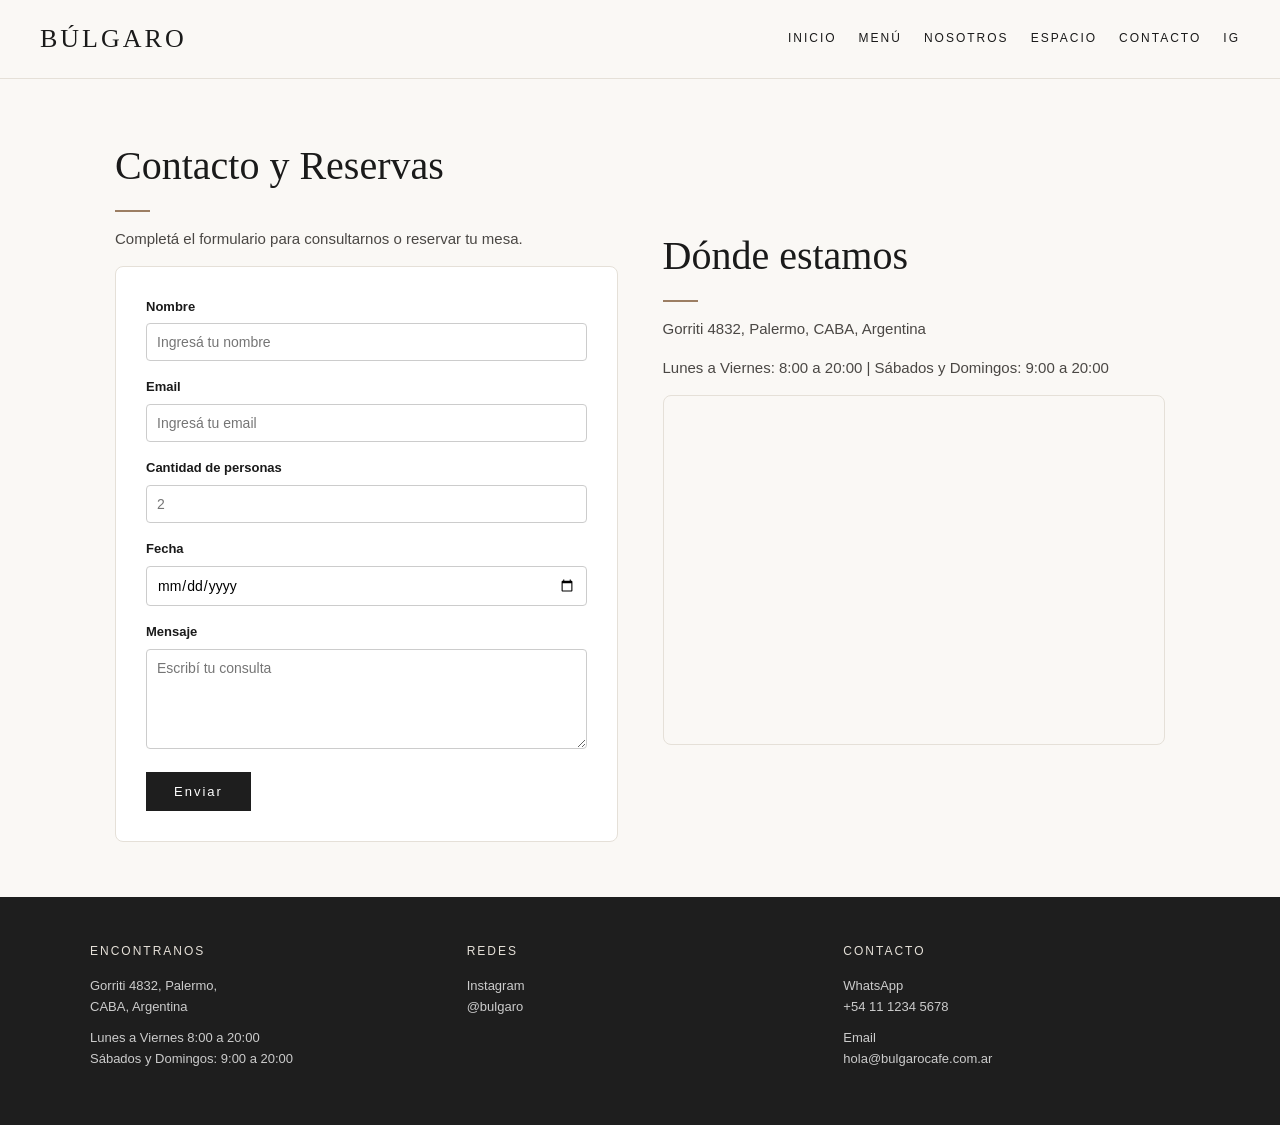
<file: contacto.html>
<!DOCTYPE html>
<html>
<head>
    <meta charset="UTF-8">
    <meta name="viewport" content="width=device-width, initial-scale=1.0">
    <title>BÚLGARO - Contacto</title>
    <link rel="stylesheet" href="estilos.css">
</head>
<body>

    <div class="barra-superior">
        <h1 class="logo"><a href="index.html">BÚLGARO</a></h1>
        <ul class="menu-navegacion">
            <li><a href="index.html">INICIO</a></li>
            <li><a href="menu.html">MENÚ</a></li>
            <li><a href="nosotros.html">NOSOTROS</a></li>
            <li><a href="espacio.html">ESPACIO</a></li>
            <li><a href="contacto.html">CONTACTO</a></li>
            <li><a href="https://www.instagram.com/bulgaro" target="_blank">IG</a></li>
        </ul>
    </div>

    <div class="contenedor">
        <div class="fila-dos-columnas">
            <div class="columna-mitad">
                <h2>Contacto y Reservas</h2>
                <div class="linea-corta"></div>
                <p>Completá el formulario para consultarnos o reservar tu mesa.</p>

                <form action="procesar.php" method="post" class="formulario-contacto">
                    <label for="nombre">Nombre</label>
                    <input type="text" id="nombre" name="nombre" placeholder="Ingresá tu nombre" required>

                    <label for="email">Email</label>
                    <input type="email" id="email" name="email" placeholder="Ingresá tu email" required>

                    <label for="personas">Cantidad de personas</label>
                    <input type="number" id="personas" name="personas" placeholder="2">

                    <label for="fecha">Fecha</label>
                    <input type="date" id="fecha" name="fecha">

                    <label for="mensaje">Mensaje</label>
                    <textarea id="mensaje" name="mensaje" placeholder="Escribí tu consulta"></textarea>

                    <button type="submit" class="boton-oscuro">Enviar</button>
                </form>
            </div>

            <div class="columna-mitad">
                <h2>Dónde estamos</h2>
                <div class="linea-corta"></div>
                <p>Gorriti 4832, Palermo, CABA, Argentina</p>
                <p>Lunes a Viernes: 8:00 a 20:00 | Sábados y Domingos: 9:00 a 20:00</p>

                <iframe 
                    src="https://www.openstreetmap.org/export/embed.html?bbox=-58.4345%2C-34.5915%2C-58.4245%2C-34.5855&layer=mapnik&marker=-34.5885%2C-58.4295" 
                    width="560" 
                    height="350">
                </iframe>
            </div>
        </div>
    </div>

    <div class="pie-pagina">
        <div class="pie-columnas">
            <div class="pie-columna">
                <h3>ENCONTRANOS</h3>
                <p>Gorriti 4832, Palermo,<br>CABA, Argentina</p>
                <p>Lunes a Viernes 8:00 a 20:00<br>Sábados y Domingos: 9:00 a 20:00</p>
            </div>

            <div class="pie-columna">
                <h3>REDES</h3>
                <p><a href="https://www.instagram.com/bulgaro" target="_blank">Instagram<br>@bulgaro</a></p>
            </div>

            <div class="pie-columna">
                <h3>CONTACTO</h3>
                <p>WhatsApp<br>+54 11 1234 5678</p>
                <p>Email<br>hola@bulgarocafe.com.ar</p>
            </div>
        </div>
    </div>

</body>
</html>
</file>
<file: estilos.css>
/* Estilos generales */
* {
    box-sizing: border-box;
    margin: 0;
    padding: 0;
}

body {
    background-color: #FAF8F5;
    color: #1A1A1A;
    font-family: Arial, Helvetica, sans-serif;
    line-height: 1.6;
}

h1, h2, h3 {
    font-family: Georgia, "Times New Roman", serif;
    font-weight: normal;
}

a {
    text-decoration: none;
    color: inherit;
}

img {
    max-width: 100%;
    display: block;
}

/* Barra superior y menú */
.barra-superior {
    background-color: #FAF8F5;
    border-bottom: 1px solid #E5E0D8;
    padding: 18px 40px;
    display: flex;
    justify-content: space-between;
    align-items: center;
}

.logo {
    font-size: 26px;
    letter-spacing: 3px;
}

.menu-navegacion {
    list-style: none;
    display: flex;
    gap: 22px;
    font-size: 12px;
    letter-spacing: 2px;
}

.menu-navegacion a:hover {
    text-decoration: underline;
}

/* Portada principal (Hero) */
.portada {
    position: relative;
    background-color: #1E1E1E;
    text-align: center;
    color: #FFFFFF;
}

.portada img,
.portada video {
    width: 100%;
    height: 430px;
    object-fit: cover;
    opacity: 0.55;
    display: block;
}

.portada-texto {
    position: absolute;
    top: 50%;
    left: 50%;
    transform: translate(-50%, -50%);
    width: 90%;
}

.portada-texto h2 {
    font-size: 52px;
    letter-spacing: 5px;
    margin-bottom: 8px;
}

.portada-texto p {
    font-family: Georgia, serif;
    font-size: 20px;
    margin-bottom: 22px;
}

.boton-borde {
    display: inline-block;
    border: 1px solid #FFFFFF;
    padding: 10px 26px;
    font-size: 12px;
    letter-spacing: 2px;
    color: #FFFFFF;
}

.boton-borde:hover {
    background-color: #FFFFFF;
    color: #1A1A1A;
}

/* Contenedor general de secciones */
.contenedor {
    max-width: 1100px;
    margin: 0 auto;
    padding: 55px 25px;
}

/* Sección Menú */
.seccion-menu {
    display: flex;
    gap: 40px;
    align-items: flex-start;
}

.menu-intro {
    width: 25%;
}

.menu-intro h2 {
    font-size: 36px;
    margin-bottom: 12px;
}

.linea-corta {
    width: 35px;
    height: 2px;
    background-color: #9C7E63;
    margin-bottom: 15px;
}

.menu-intro p {
    font-size: 14px;
    color: #5A5753;
}

.menu-contenido {
    width: 75%;
}

.categorias-menu {
    list-style: none;
    display: flex;
    justify-content: center;
    gap: 25px;
    font-size: 12px;
    letter-spacing: 2px;
    margin-bottom: 25px;
}

.categorias-menu a:hover {
    border-bottom: 2px solid #9C7E63;
    padding-bottom: 4px;
}

.tarjetas-grid {
    display: flex;
    gap: 20px;
}

.tarjeta {
    background-color: #FFFFFF;
    border: 1px solid #ECE7DF;
    border-radius: 8px;
    overflow: hidden;
    width: 33.33%;
}

.tarjeta img {
    width: 100%;
    height: 185px;
    object-fit: cover;
}

.tarjeta-info {
    padding: 18px;
}

.tarjeta-info h3 {
    font-family: Arial, Helvetica, sans-serif;
    font-weight: bold;
    font-size: 16px;
    margin-bottom: 8px;
}

.tarjeta-info p {
    font-size: 13px;
    color: #5A5753;
    margin-bottom: 12px;
}

.precio {
    font-weight: bold;
    color: #1A1A1A;
    font-size: 15px;
}

.nota-precios {
    text-align: center;
    font-size: 12px;
    color: #5A5753;
    margin-top: 22px;
}

/* Sección Nosotros / Filosofía */
.fila-dos-columnas {
    display: flex;
    gap: 45px;
    align-items: center;
}

.columna-mitad {
    width: 50%;
}

.columna-mitad img {
    border-radius: 10px;
    width: 100%;
}

.columna-mitad h2 {
    font-size: 40px;
    margin-bottom: 12px;
}

.columna-mitad h3 {
    font-size: 22px;
    margin-bottom: 18px;
    color: #2B2B2B;
}

.columna-mitad p {
    font-size: 15px;
    color: #4A4744;
    margin-bottom: 15px;
}

/* Sección Espacio (Franja Beige) */
.franja-beige {
    background-color: #EFECE6;
    padding: 55px 0;
}

.franja-beige h2 {
    font-size: 28px;
    letter-spacing: 2px;
}

.subtitulo-espacio {
    font-size: 14px;
    color: #5A5753;
    margin-bottom: 25px;
}

.galeria-espacio {
    display: flex;
    gap: 15px;
}

.galeria-espacio img {
    width: 25%;
    height: 180px;
    object-fit: cover;
    border-radius: 8px;
}

/* Página interna Espacio (2 columnas con descripción) */
.grilla-espacio-detalle {
    display: flex;
    flex-wrap: wrap;
    gap: 30px;
}

.item-espacio {
    width: 48%;
    background-color: #FFFFFF;
    border: 1px solid #E5E0D8;
    border-radius: 8px;
    overflow: hidden;
}

.item-espacio img {
    width: 100%;
    height: 260px;
    object-fit: cover;
}

.item-espacio-texto {
    padding: 20px;
}

.item-espacio-texto h3 {
    font-size: 22px;
    margin-bottom: 8px;
}

.item-espacio-texto p {
    font-size: 14px;
    color: #5A5753;
}

/* Formulario de Contacto y Mapa */
.formulario-contacto {
    background-color: #FFFFFF;
    padding: 30px;
    border: 1px solid #E5E0D8;
    border-radius: 8px;
}

.formulario-contacto label {
    display: block;
    font-size: 13px;
    font-weight: bold;
    margin-bottom: 6px;
}

.formulario-contacto input,
.formulario-contacto textarea {
    width: 100%;
    padding: 10px;
    margin-bottom: 16px;
    border: 1px solid #CCCCCC;
    border-radius: 4px;
    font-family: Arial, Helvetica, sans-serif;
    font-size: 14px;
}

.formulario-contacto textarea {
    height: 100px;
}

.boton-oscuro {
    background-color: #1E1E1E;
    color: #FFFFFF;
    border: none;
    padding: 12px 28px;
    font-size: 13px;
    letter-spacing: 2px;
    cursor: pointer;
}

.boton-oscuro:hover {
    background-color: #3C2A21;
}

iframe {
    width: 100%;
    border: 1px solid #E5E0D8;
    border-radius: 8px;
}

/* Pie de página oscuro */
.pie-pagina {
    background-color: #1E1E1E;
    color: #FFFFFF;
    padding: 45px 25px;
    font-size: 13px;
}

.pie-columnas {
    max-width: 1100px;
    margin: 0 auto;
    display: flex;
    justify-content: space-between;
    gap: 30px;
}

.pie-columna {
    width: 33.33%;
}

.pie-columna h3 {
    font-family: Arial, Helvetica, sans-serif;
    font-size: 12px;
    letter-spacing: 2px;
    margin-bottom: 15px;
    color: #E5E0D8;
}

.pie-columna p {
    color: #CCCCCC;
    margin-bottom: 10px;
}

.pie-columna a:hover {
    text-decoration: underline;
}

/* =========================================
   BREAKPOINTS (Tablet y Celular)
   ========================================= */

/* Tablet (hasta 768px) */
@media (max-width: 768px) {
    .barra-superior {
        flex-direction: column;
        gap: 15px;
        padding: 18px 20px;
    }

    .seccion-menu,
    .fila-dos-columnas {
        flex-direction: column;
    }

    .menu-intro,
    .menu-contenido,
    .columna-mitad {
        width: 100%;
    }

    .galeria-espacio {
        flex-wrap: wrap;
    }

    .galeria-espacio img {
        width: 48%;
    }

    .item-espacio {
        width: 100%;
    }
}

/* Celular (hasta 480px) */
@media (max-width: 480px) {
    .menu-navegacion {
        flex-wrap: wrap;
        justify-content: center;
        gap: 12px;
    }

    .portada-texto h2 {
        font-size: 34px;
    }

    .tarjetas-grid,
    .pie-columnas {
        flex-direction: column;
    }

    .tarjeta,
    .pie-columna,
    .galeria-espacio img {
        width: 100%;
    }
}
</file>
